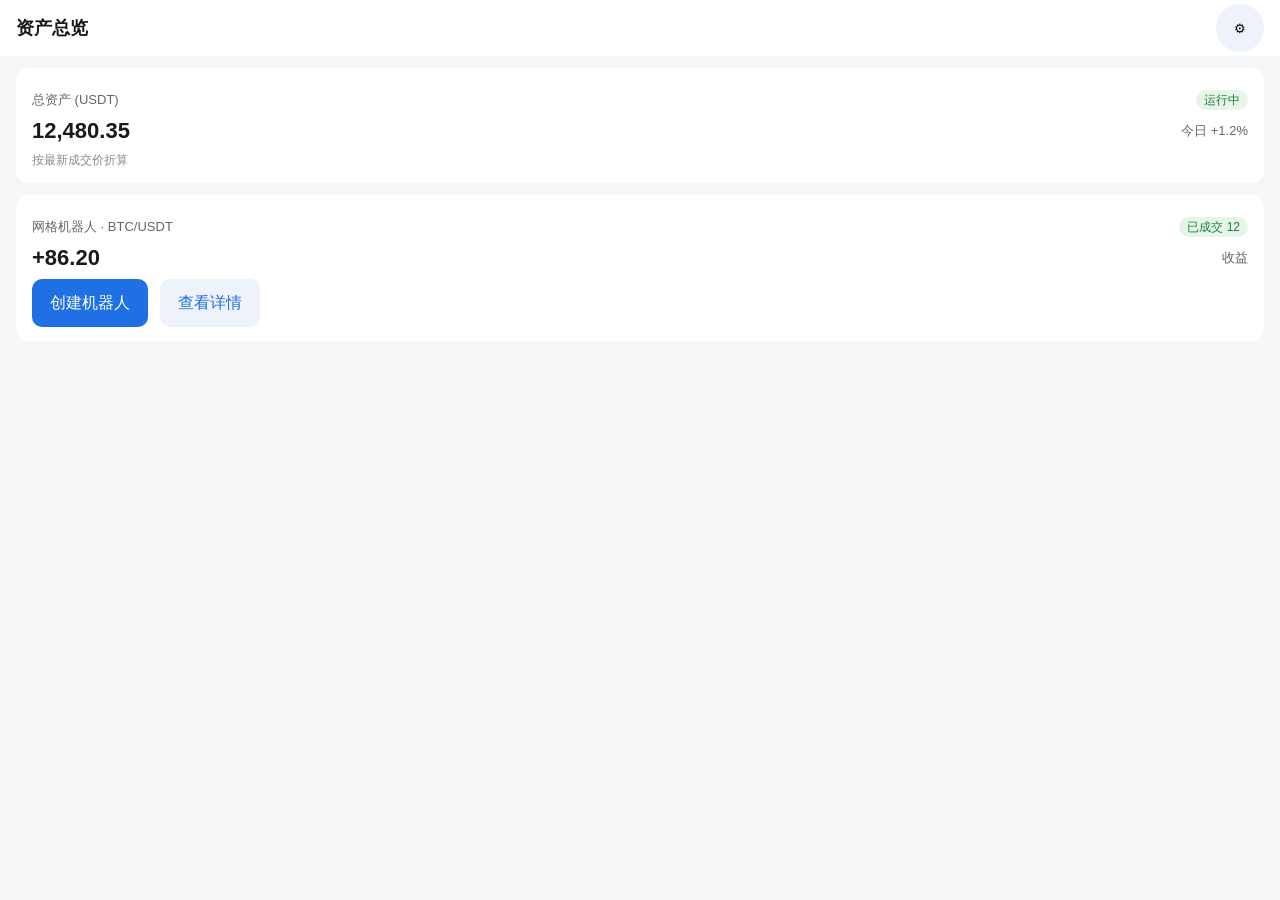
<file: qdtext/fixtures/site/index.html>
<!doctype html>
<html lang="zh"><head><meta charset="utf-8"><meta name="viewport" content="width=device-width, initial-scale=1">
<title>资产总览</title><link rel="stylesheet" href="style.css"></head>
<body>
<header><h1>资产总览</h1><button class="icon-btn" aria-label="设置">⚙</button></header>
<main>
  <section class="card">
    <div class="row"><span class="label">总资产 (USDT)</span><span class="chip">运行中</span></div>
    <div class="row"><span class="num">12,480.35</span><span class="label">今日 +1.2%</span></div>
    <p class="hint">按最新成交价折算</p>
  </section>
  <section class="card">
    <div class="row"><span class="label">网格机器人 · BTC/USDT</span><span class="chip">已成交 12</span></div>
    <div class="row"><span class="num">+86.20</span><span class="label">收益</span></div>
    <div class="actions"><a class="btn" href="#create">创建机器人</a><a class="btn ghost" href="#detail">查看详情</a></div>
  </section>
</main>
</body></html>
</file>
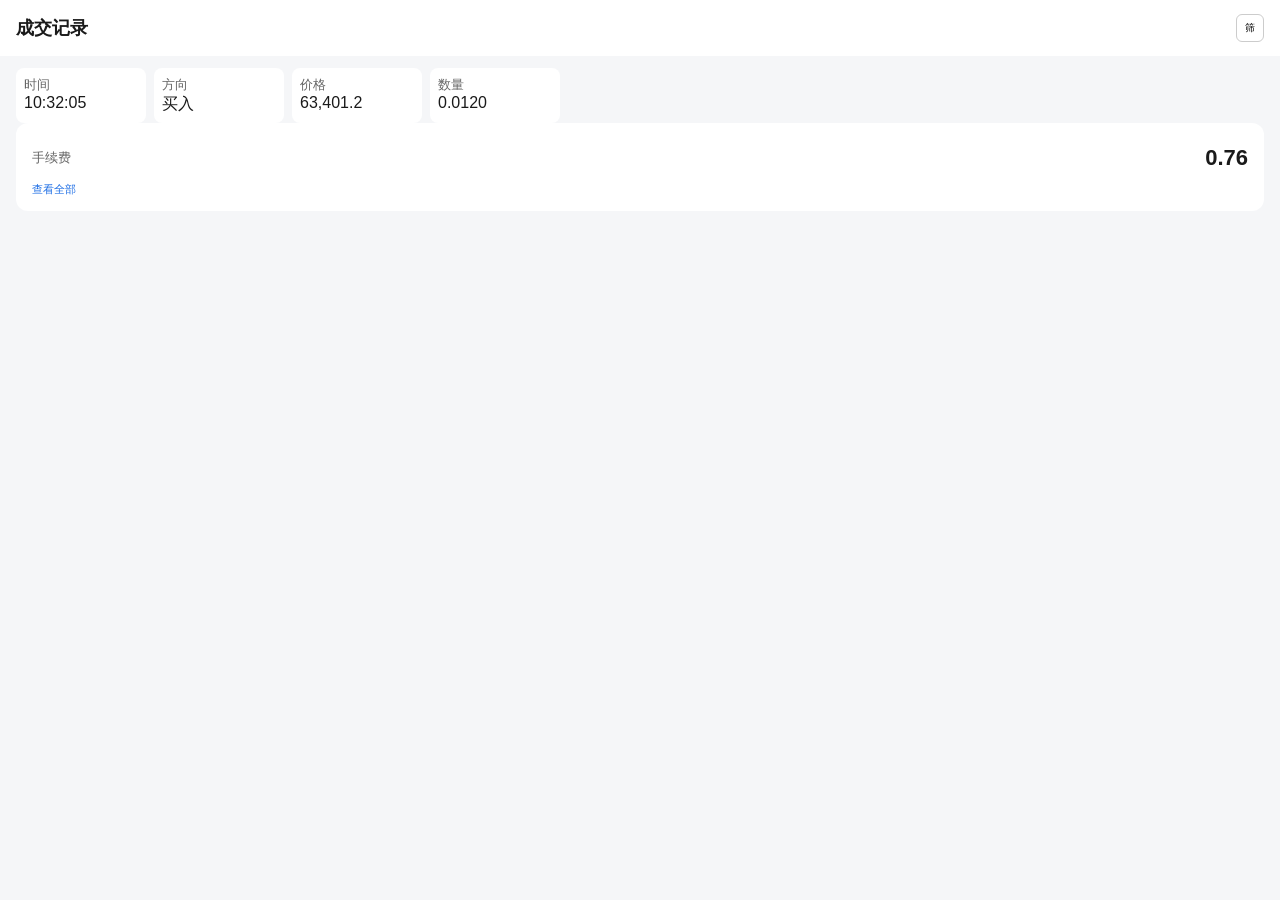
<file: qdtext/fixtures/site/overflow.html>
<!doctype html>
<html lang="zh"><head><meta charset="utf-8"><meta name="viewport" content="width=device-width, initial-scale=1">
<title>成交记录</title><link rel="stylesheet" href="style.css"></head>
<body>
<header><h1>成交记录</h1><button class="tiny-btn" aria-label="筛选">筛</button></header>
<main>
  <div class="wide">
    <div class="cell"><div class="label">时间</div><div>10:32:05</div></div>
    <div class="cell"><div class="label">方向</div><div>买入</div></div>
    <div class="cell"><div class="label">价格</div><div>63,401.2</div></div>
    <div class="cell"><div class="label">数量</div><div>0.0120</div></div>
  </div>
  <section class="card">
    <div class="row"><span class="label">手续费</span><span class="num">0.76</span></div>
    <button class="text-link">查看全部</button>
  </section>
</main>
</body></html>
</file>
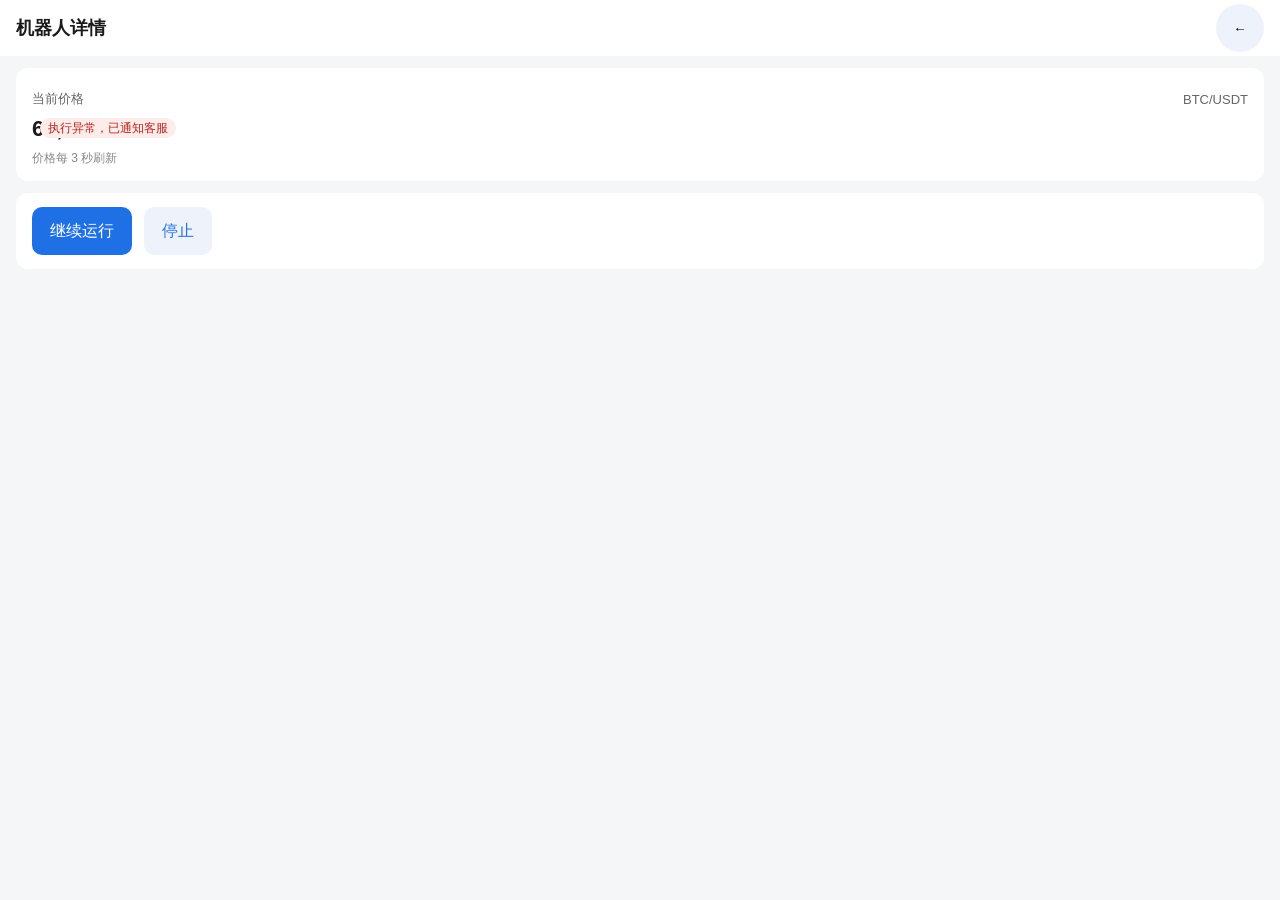
<file: qdtext/fixtures/site/overlap.html>
<!doctype html>
<html lang="zh"><head><meta charset="utf-8"><meta name="viewport" content="width=device-width, initial-scale=1">
<title>机器人详情</title><link rel="stylesheet" href="style.css"></head>
<body>
<header><h1>机器人详情</h1><button class="icon-btn" aria-label="返回">←</button></header>
<main>
  <section class="card">
    <div class="row"><span class="label">当前价格</span><span class="label">BTC/USDT</span></div>
    <div class="row price"><span class="num">63,412.50</span><span class="chip warn on-number">执行异常，已通知客服</span></div>
    <p class="hint">价格每 3 秒刷新</p>
  </section>
  <section class="card">
    <div class="actions"><a class="btn" href="#resume">继续运行</a><a class="btn ghost" href="#stop">停止</a></div>
  </section>
</main>
</body></html>
</file>
<file: qdtext/fixtures/site/style.css>
* { box-sizing: border-box; }
body { margin: 0; font-family: -apple-system, "PingFang SC", "Noto Sans CJK SC", sans-serif; background: #f5f6f8; color: #1a1a1a; }
header { height: 56px; display: flex; align-items: center; justify-content: space-between; padding: 0 16px; background: #fff; }
header h1 { font-size: 18px; margin: 0; }
main { padding: 12px 16px 24px; }
.card { background: #fff; border-radius: 12px; padding: 14px 16px; margin-bottom: 12px; }
.row { display: flex; justify-content: space-between; align-items: center; margin: 8px 0; }
.label { color: #666; font-size: 13px; }
.num { font-size: 22px; font-weight: 600; font-variant-numeric: tabular-nums; }
.chip { display: inline-block; font-size: 12px; line-height: 20px; padding: 0 8px; border-radius: 10px; background: #e6f4ea; color: #1e7f3a; }
.chip.warn { background: #fdecea; color: #b3261e; }
.btn { display: inline-flex; align-items: center; justify-content: center; min-height: 48px; min-width: 48px; padding: 0 18px;
       border: 0; border-radius: 10px; background: #1f6fe5; color: #fff; font-size: 16px; text-decoration: none; }
.btn.ghost { background: #eef3fb; color: #1f6fe5; }
.actions { display: flex; gap: 12px; }
.icon-btn { width: 48px; height: 48px; border-radius: 24px; border: 0; background: #eef3fb; }
.hint { font-size: 12px; color: #888; margin: 6px 0 0; }
/* overlap.html：状态贴在数字上 */
.price { position: relative; }
.price .chip.on-number { position: absolute; left: 8px; top: 2px; }
/* overflow.html：写死宽度的行 + 小按钮 */
.wide { width: 560px; display: flex; gap: 8px; }
.wide .cell { flex: 0 0 130px; background: #fff; padding: 8px; border-radius: 8px; }
.tiny-btn { width: 28px; height: 28px; font-size: 10px; border: 1px solid #ccc; background: #fff; border-radius: 6px; padding: 0; }
.text-link { font-size: 11px; line-height: 14px; padding: 0; border: 0; background: none; color: #1f6fe5; display: inline-block; }
</file>
